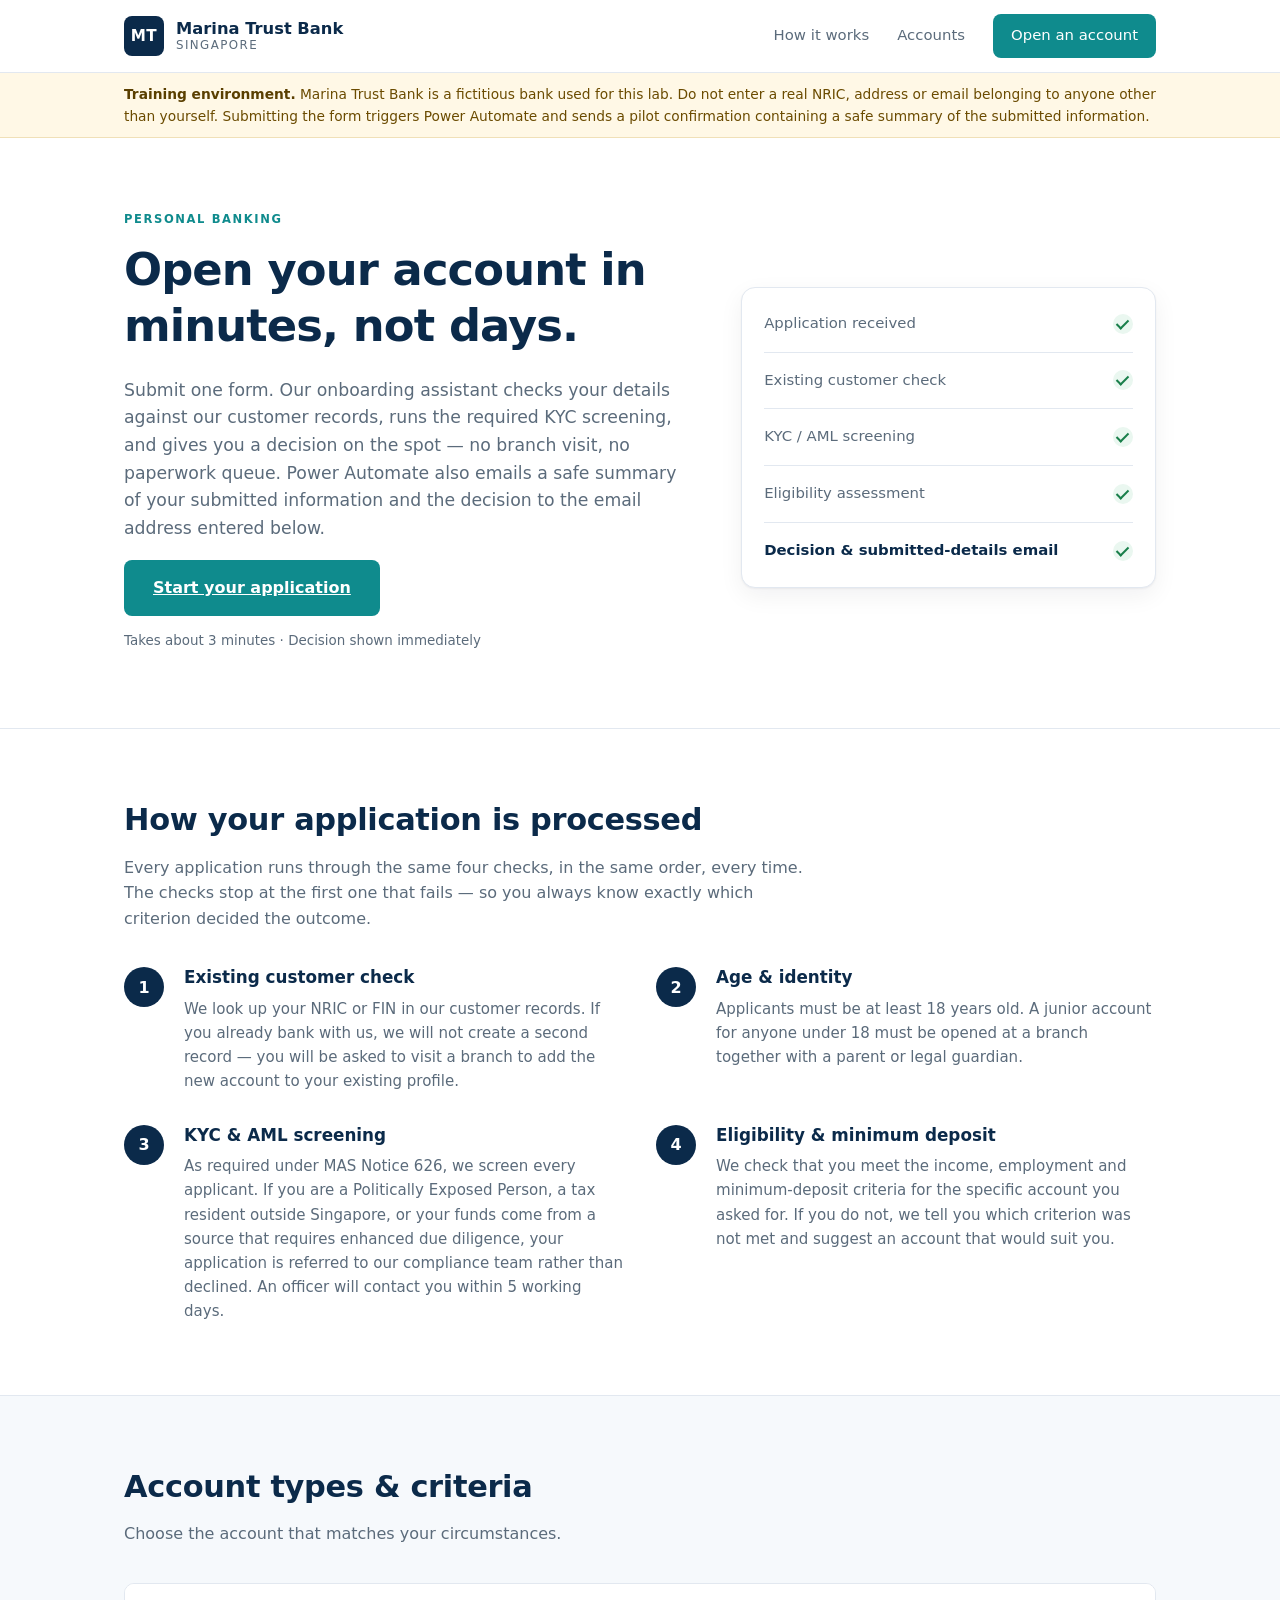
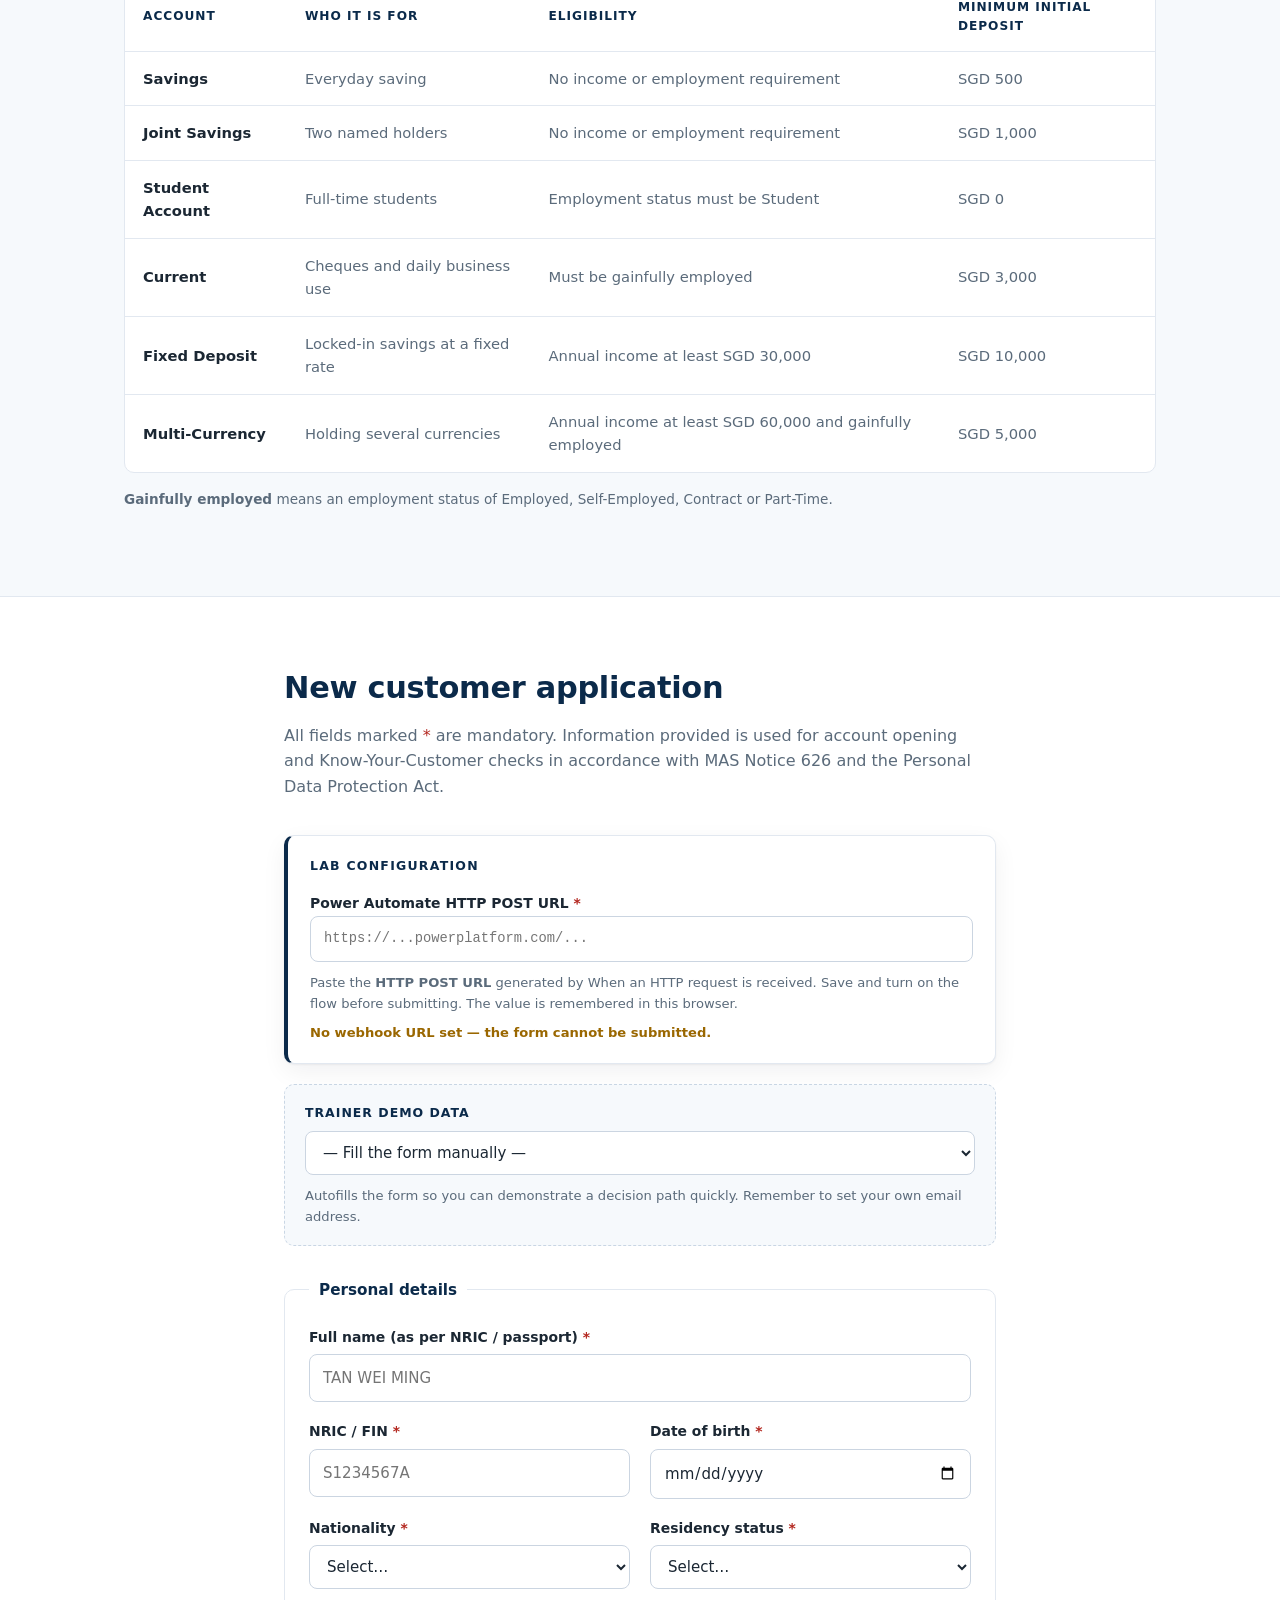
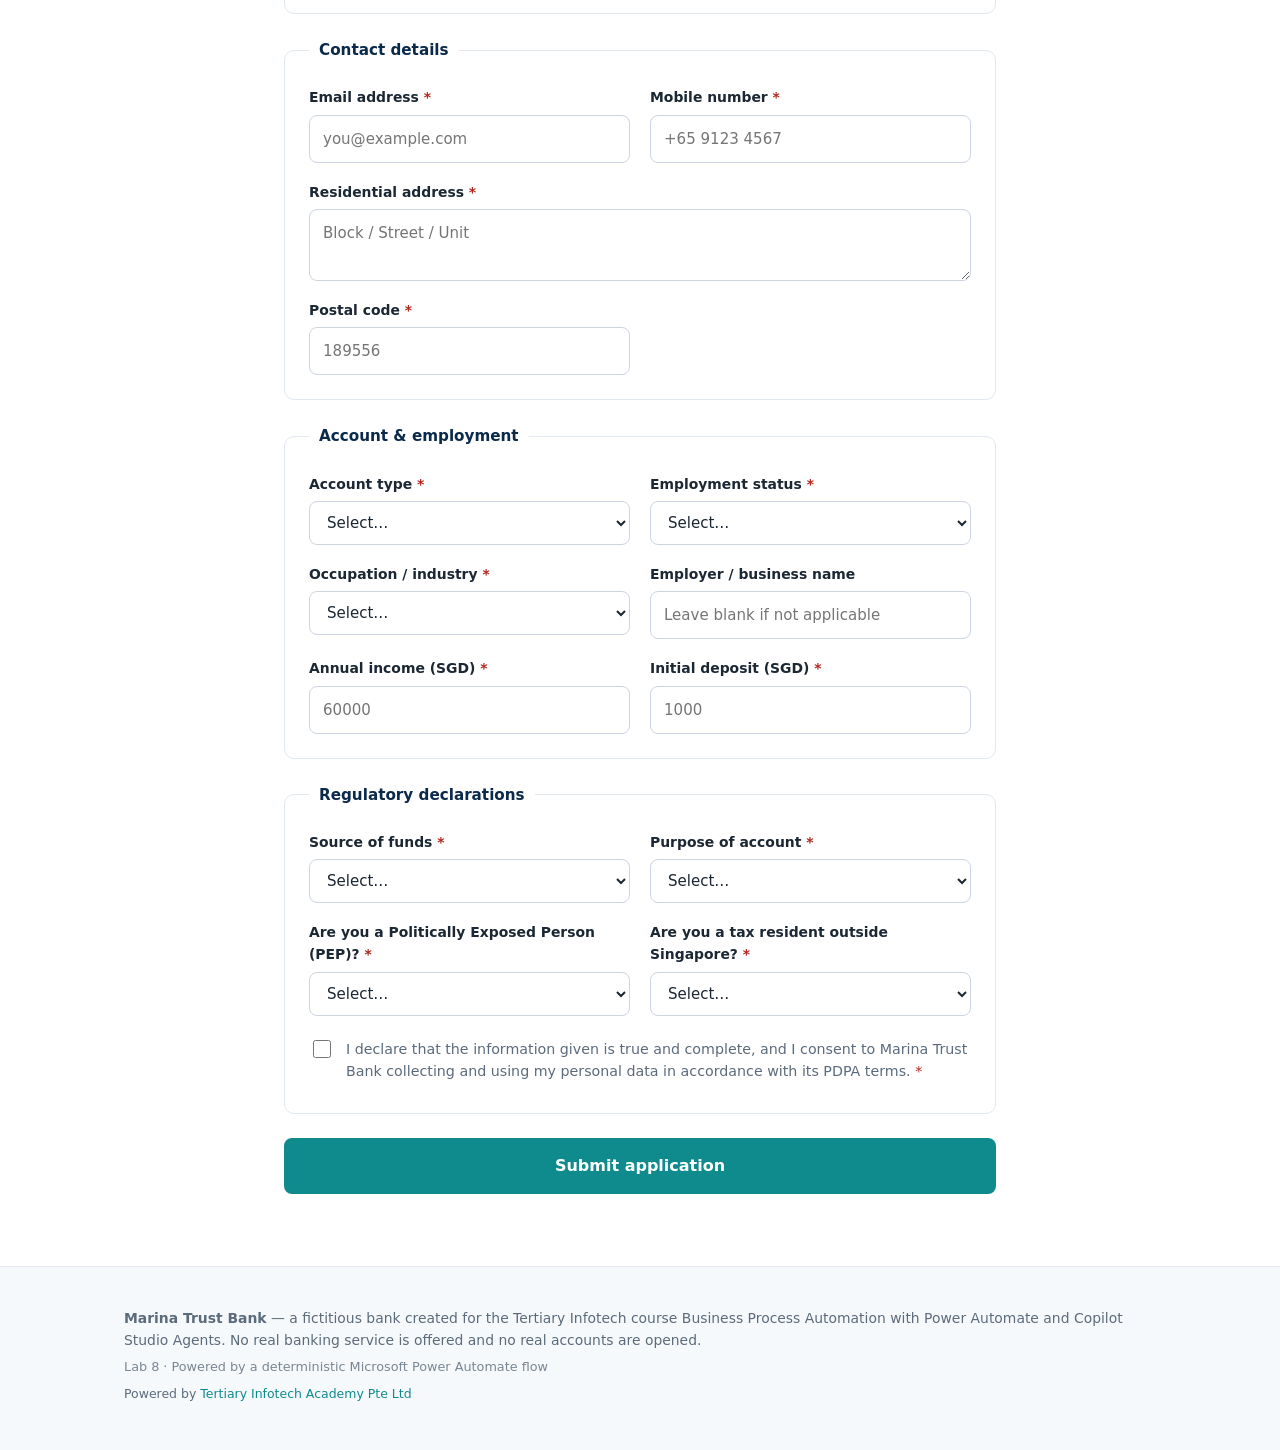
<file: labs/Day 2/Lab 8 - Deploy Agent to Teams and Website/website-version/index.html>
<!DOCTYPE html>
<html lang="en">
<head>
<meta charset="UTF-8">
<meta name="viewport" content="width=device-width, initial-scale=1.0">
<title>Marina Trust Bank — Open an Account</title>
<link rel="icon" href="data:image/svg+xml,%3Csvg xmlns='http://www.w3.org/2000/svg' viewBox='0 0 100 100'%3E%3Ctext y='.9em' font-size='90'%3E%F0%9F%8F%A6%3C/text%3E%3C/svg%3E">
<link rel="stylesheet" href="style.css">
</head>
<body>

<header class="topbar">
  <div class="wrap topbar-inner">
    <a class="brand" href="#">
      <span class="brand-mark">MT</span>
      <span class="brand-text">
        <strong>Marina Trust Bank</strong>
        <em>Singapore</em>
      </span>
    </a>
    <nav class="nav">
      <a href="#process">How it works</a>
      <a href="#accounts">Accounts</a>
      <a href="#apply" class="nav-cta">Open an account</a>
    </nav>
  </div>
</header>

<div class="training-banner">
  <div class="wrap">
    <strong>Training environment.</strong>
    Marina Trust Bank is a fictitious bank used for this lab. Do not enter a real NRIC, address or
    email belonging to anyone other than yourself. Submitting the form triggers Power Automate and
    sends a pilot confirmation containing a safe summary of the submitted information.
  </div>
</div>

<section class="hero">
  <div class="wrap hero-inner">
    <div>
      <p class="eyebrow">Personal Banking</p>
      <h1>Open your account in minutes, not days.</h1>
      <p class="lede">
        Submit one form. Our onboarding assistant checks your details against our customer records,
        runs the required KYC screening, and gives you a decision on the spot — no branch visit,
        no paperwork queue. Power Automate also emails a safe summary of your submitted information
        and the decision to the email address entered below.
      </p>
      <a href="#apply" class="btn btn-primary btn-lg">Start your application</a>
      <p class="hero-note">Takes about 3 minutes · Decision shown immediately</p>
    </div>
    <div class="hero-card" aria-hidden="true">
      <div class="hero-card-row"><span>Application received</span><i class="tick"></i></div>
      <div class="hero-card-row"><span>Existing customer check</span><i class="tick"></i></div>
      <div class="hero-card-row"><span>KYC / AML screening</span><i class="tick"></i></div>
      <div class="hero-card-row"><span>Eligibility assessment</span><i class="tick"></i></div>
      <div class="hero-card-row is-final"><span>Decision &amp; submitted-details email</span><i class="tick"></i></div>
    </div>
  </div>
</section>

<section id="process" class="section">
  <div class="wrap">
    <h2>How your application is processed</h2>
    <p class="section-lede">
      Every application runs through the same four checks, in the same order, every time. The checks
      stop at the first one that fails — so you always know exactly which criterion decided the outcome.
    </p>

    <ol class="steps">
      <li>
        <span class="step-no">1</span>
        <h3>Existing customer check</h3>
        <p>
          We look up your NRIC or FIN in our customer records. If you already bank with us, we will not
          create a second record — you will be asked to visit a branch to add the new account to your
          existing profile.
        </p>
      </li>
      <li>
        <span class="step-no">2</span>
        <h3>Age &amp; identity</h3>
        <p>
          Applicants must be at least 18 years old. A junior account for anyone under 18 must be opened
          at a branch together with a parent or legal guardian.
        </p>
      </li>
      <li>
        <span class="step-no">3</span>
        <h3>KYC &amp; AML screening</h3>
        <p>
          As required under MAS Notice 626, we screen every applicant. If you are a Politically Exposed
          Person, a tax resident outside Singapore, or your funds come from a source that requires
          enhanced due diligence, your application is referred to our compliance team rather than
          declined. An officer will contact you within 5 working days.
        </p>
      </li>
      <li>
        <span class="step-no">4</span>
        <h3>Eligibility &amp; minimum deposit</h3>
        <p>
          We check that you meet the income, employment and minimum-deposit criteria for the specific
          account you asked for. If you do not, we tell you which criterion was not met and suggest an
          account that would suit you.
        </p>
      </li>
    </ol>
  </div>
</section>

<section id="accounts" class="section section-alt">
  <div class="wrap">
    <h2>Account types &amp; criteria</h2>
    <p class="section-lede">Choose the account that matches your circumstances.</p>

    <div class="table-scroll">
      <table class="criteria">
        <thead>
          <tr>
            <th scope="col">Account</th>
            <th scope="col">Who it is for</th>
            <th scope="col">Eligibility</th>
            <th scope="col">Minimum initial deposit</th>
          </tr>
        </thead>
        <tbody>
          <tr>
            <td><strong>Savings</strong></td>
            <td>Everyday saving</td>
            <td>No income or employment requirement</td>
            <td>SGD 500</td>
          </tr>
          <tr>
            <td><strong>Joint Savings</strong></td>
            <td>Two named holders</td>
            <td>No income or employment requirement</td>
            <td>SGD 1,000</td>
          </tr>
          <tr>
            <td><strong>Student Account</strong></td>
            <td>Full-time students</td>
            <td>Employment status must be <em>Student</em></td>
            <td>SGD 0</td>
          </tr>
          <tr>
            <td><strong>Current</strong></td>
            <td>Cheques and daily business use</td>
            <td>Must be gainfully employed</td>
            <td>SGD 3,000</td>
          </tr>
          <tr>
            <td><strong>Fixed Deposit</strong></td>
            <td>Locked-in savings at a fixed rate</td>
            <td>Annual income at least SGD 30,000</td>
            <td>SGD 10,000</td>
          </tr>
          <tr>
            <td><strong>Multi-Currency</strong></td>
            <td>Holding several currencies</td>
            <td>Annual income at least SGD 60,000 <em>and</em> gainfully employed</td>
            <td>SGD 5,000</td>
          </tr>
        </tbody>
      </table>
    </div>
    <p class="footnote">
      <strong>Gainfully employed</strong> means an employment status of Employed, Self-Employed,
      Contract or Part-Time.
    </p>
  </div>
</section>

<section id="apply" class="section">
  <div class="wrap wrap-narrow">
    <h2>New customer application</h2>
    <p class="section-lede">
      All fields marked <span class="req-star">*</span> are mandatory. Information provided is used for
      account opening and Know-Your-Customer checks in accordance with MAS Notice 626 and the Personal
      Data Protection Act.
    </p>

    <div class="config-panel">
      <h4>Lab configuration</h4>
      <label for="webhookUrl">Power Automate HTTP POST URL <span class="req-star">*</span></label>
      <input type="url" id="webhookUrl" placeholder="https://...powerplatform.com/...">
      <p class="config-note">
        Paste the <strong>HTTP POST URL</strong> generated by
        <em>When an HTTP request is received</em>. Save and turn on the flow
        before submitting. The value is remembered in this browser.
      </p>
      <p id="webhookStatus" class="config-status"></p>
    </div>

    <div class="demo-fill">
      <label for="demoCase">Trainer demo data</label>
      <select id="demoCase">
        <option value="">— Fill the form manually —</option>
        <option value="tc1">TC1 · Happy path (expect APPROVED)</option>
        <option value="tc2">TC2 · Existing customer (expect DUPLICATE)</option>
        <option value="tc3">TC3 · Income too low for Fixed Deposit (expect REJECTED)</option>
        <option value="tc4">TC4 · Not employed, wants Current (expect REJECTED)</option>
        <option value="tc5">TC5 · Messy casing &amp; spacing (expect APPROVED)</option>
        <option value="tc6">TC6 · Politically Exposed Person (expect REVIEW)</option>
        <option value="tc7">TC7 · Under 18 (expect REJECTED)</option>
        <option value="tc8">TC8 · Deposit below minimum (expect REJECTED)</option>
        <option value="tc9">TC9 · Foreign tax resident (expect REVIEW)</option>
        <option value="tc10">TC10 · Under 18 and a PEP (expect REJECTED — age fires first)</option>
      </select>
      <p class="demo-note">Autofills the form so you can demonstrate a decision path quickly. Remember to set your own email address.</p>
    </div>

    <form id="onboardingForm" class="form" novalidate>

      <fieldset>
        <legend>Personal details</legend>
        <div class="grid">
          <div class="field field-wide">
            <label for="fullName">Full name (as per NRIC / passport) <span class="req-star">*</span></label>
            <input type="text" id="fullName" name="fullName" placeholder="TAN WEI MING" required>
          </div>
          <div class="field">
            <label for="nric">NRIC / FIN <span class="req-star">*</span></label>
            <input type="text" id="nric" name="nric" placeholder="S1234567A" required>
          </div>
          <div class="field">
            <label for="dateOfBirth">Date of birth <span class="req-star">*</span></label>
            <input type="date" id="dateOfBirth" name="dateOfBirth" required>
          </div>
          <div class="field">
            <label for="nationality">Nationality <span class="req-star">*</span></label>
            <select id="nationality" name="nationality" required>
              <option value="">Select…</option>
              <option>Singaporean</option><option>Malaysian</option><option>Chinese</option>
              <option>Indian</option><option>Indonesian</option><option>Filipino</option>
              <option>Vietnamese</option><option>Thai</option><option>Myanmar</option>
              <option>British</option><option>Australian</option><option>American</option>
              <option>Other</option>
            </select>
          </div>
          <div class="field">
            <label for="residencyStatus">Residency status <span class="req-star">*</span></label>
            <select id="residencyStatus" name="residencyStatus" required>
              <option value="">Select…</option>
              <option>Singapore Citizen</option><option>Permanent Resident</option>
              <option>Employment Pass</option><option>S Pass</option><option>Work Permit</option>
              <option>Student Pass</option><option>Dependant Pass</option>
              <option>Long-Term Visit Pass</option><option>Foreigner (No Pass)</option>
            </select>
          </div>
        </div>
      </fieldset>

      <fieldset>
        <legend>Contact details</legend>
        <div class="grid">
          <div class="field">
            <label for="email">Email address <span class="req-star">*</span></label>
            <input type="email" id="email" name="email" placeholder="you@example.com" required>
          </div>
          <div class="field">
            <label for="mobile">Mobile number <span class="req-star">*</span></label>
            <input type="tel" id="mobile" name="mobile" placeholder="+65 9123 4567" required>
          </div>
          <div class="field field-wide">
            <label for="address">Residential address <span class="req-star">*</span></label>
            <textarea id="address" name="address" rows="2" placeholder="Block / Street / Unit" required></textarea>
          </div>
          <div class="field">
            <label for="postalCode">Postal code <span class="req-star">*</span></label>
            <input type="text" id="postalCode" name="postalCode" placeholder="189556" required>
          </div>
        </div>
      </fieldset>

      <fieldset>
        <legend>Account &amp; employment</legend>
        <div class="grid">
          <div class="field">
            <label for="accountType">Account type <span class="req-star">*</span></label>
            <select id="accountType" name="accountType" required>
              <option value="">Select…</option>
              <option>Savings</option><option>Joint Savings</option><option>Student Account</option>
              <option>Current</option><option>Fixed Deposit</option><option>Multi-Currency</option>
            </select>
          </div>
          <div class="field">
            <label for="employmentStatus">Employment status <span class="req-star">*</span></label>
            <select id="employmentStatus" name="employmentStatus" required>
              <option value="">Select…</option>
              <option>Employed</option><option>Self-Employed</option><option>Contract</option>
              <option>Part-Time</option><option>Student</option><option>National Service</option>
              <option>Homemaker</option><option>Retired</option><option>Unemployed</option>
            </select>
          </div>
          <div class="field">
            <label for="occupation">Occupation / industry <span class="req-star">*</span></label>
            <select id="occupation" name="occupation" required>
              <option value="">Select…</option>
              <option>Accounting &amp; Finance</option><option>Banking &amp; Insurance</option>
              <option>Construction &amp; Real Estate</option><option>Education</option>
              <option>Food &amp; Beverage</option><option>Government &amp; Public Service</option>
              <option>Healthcare</option><option>Information Technology</option><option>Legal</option>
              <option>Logistics &amp; Transport</option><option>Manufacturing</option>
              <option>Professional Services</option><option>Retail &amp; Wholesale</option>
              <option>Student</option><option>Not Applicable</option>
            </select>
          </div>
          <div class="field">
            <label for="employer">Employer / business name</label>
            <input type="text" id="employer" name="employer" placeholder="Leave blank if not applicable">
          </div>
          <div class="field">
            <label for="annualIncome">Annual income (SGD) <span class="req-star">*</span></label>
            <input type="number" id="annualIncome" name="annualIncome" min="0" step="1000" placeholder="60000" required>
          </div>
          <div class="field">
            <label for="initialDeposit">Initial deposit (SGD) <span class="req-star">*</span></label>
            <input type="number" id="initialDeposit" name="initialDeposit" min="0" step="100" placeholder="1000" required>
          </div>
        </div>
      </fieldset>

      <fieldset>
        <legend>Regulatory declarations</legend>
        <div class="grid">
          <div class="field">
            <label for="sourceOfFunds">Source of funds <span class="req-star">*</span></label>
            <select id="sourceOfFunds" name="sourceOfFunds" required>
              <option value="">Select…</option>
              <option>Salary / Employment Income</option><option>Business Income</option>
              <option>Personal Savings</option><option>Investment Returns</option>
              <option>Rental Income</option><option>Gift or Inheritance</option>
              <option>Cryptocurrency Proceeds</option><option>Other</option>
            </select>
          </div>
          <div class="field">
            <label for="purposeOfAccount">Purpose of account <span class="req-star">*</span></label>
            <select id="purposeOfAccount" name="purposeOfAccount" required>
              <option value="">Select…</option>
              <option>Daily Banking</option><option>Salary Crediting</option>
              <option>Savings &amp; Investments</option><option>Business Operations</option>
              <option>Loan Repayment</option><option>Education Expenses</option><option>Other</option>
            </select>
          </div>
          <div class="field">
            <label for="pep">Are you a Politically Exposed Person (PEP)? <span class="req-star">*</span></label>
            <select id="pep" name="pep" required>
              <option value="">Select…</option>
              <option>No</option><option>Yes</option>
            </select>
          </div>
          <div class="field">
            <label for="foreignTaxResident">Are you a tax resident outside Singapore? <span class="req-star">*</span></label>
            <select id="foreignTaxResident" name="foreignTaxResident" required>
              <option value="">Select…</option>
              <option>No</option><option>Yes</option>
            </select>
          </div>
        </div>

        <label class="check">
          <input type="checkbox" id="declaration" name="declaration" required>
          <span>
            I declare that the information given is true and complete, and I consent to Marina Trust Bank
            collecting and using my personal data in accordance with its PDPA terms. <span class="req-star">*</span>
          </span>
        </label>
      </fieldset>

      <div id="formError" class="form-error" role="alert" hidden></div>

      <button type="submit" id="submitBtn" class="btn btn-primary btn-lg btn-block">
        <span class="btn-label">Submit application</span>
        <span class="spinner" hidden></span>
      </button>
    </form>

    <!-- Decision panel, revealed once the webhook responds -->
    <div id="result" class="result" hidden aria-live="polite">
      <div class="result-icon" id="resultIcon"></div>
      <h3 id="resultTitle"></h3>
      <p id="resultReason"></p>
      <ul class="result-flags" id="resultFlags" hidden></ul>
      <dl class="result-meta">
        <dt>Reference</dt><dd id="resultRef">—</dd>
        <dt>Confirmation email</dt><dd id="resultEmail">—</dd>
      </dl>
      <button type="button" id="againBtn" class="btn btn-ghost">Submit another application</button>
    </div>
  </div>
</section>

<footer class="footer">
  <div class="wrap">
    <p><strong>Marina Trust Bank</strong> — a fictitious bank created for the Tertiary Infotech course
      <em>Business Process Automation with Power Automate and Copilot Studio Agents</em>. No real banking service is offered and no real
      accounts are opened.</p>
    <p class="footer-small">Lab 8 · Powered by a deterministic Microsoft Power Automate flow</p>
    <p class="powered-by">Powered by <a href="https://www.tertiaryinfotech.com/" target="_blank" rel="noopener">Tertiary Infotech Academy Pte Ltd</a></p>
  </div>
</footer>

<script src="script.js"></script>
</body>
</html>
</file>
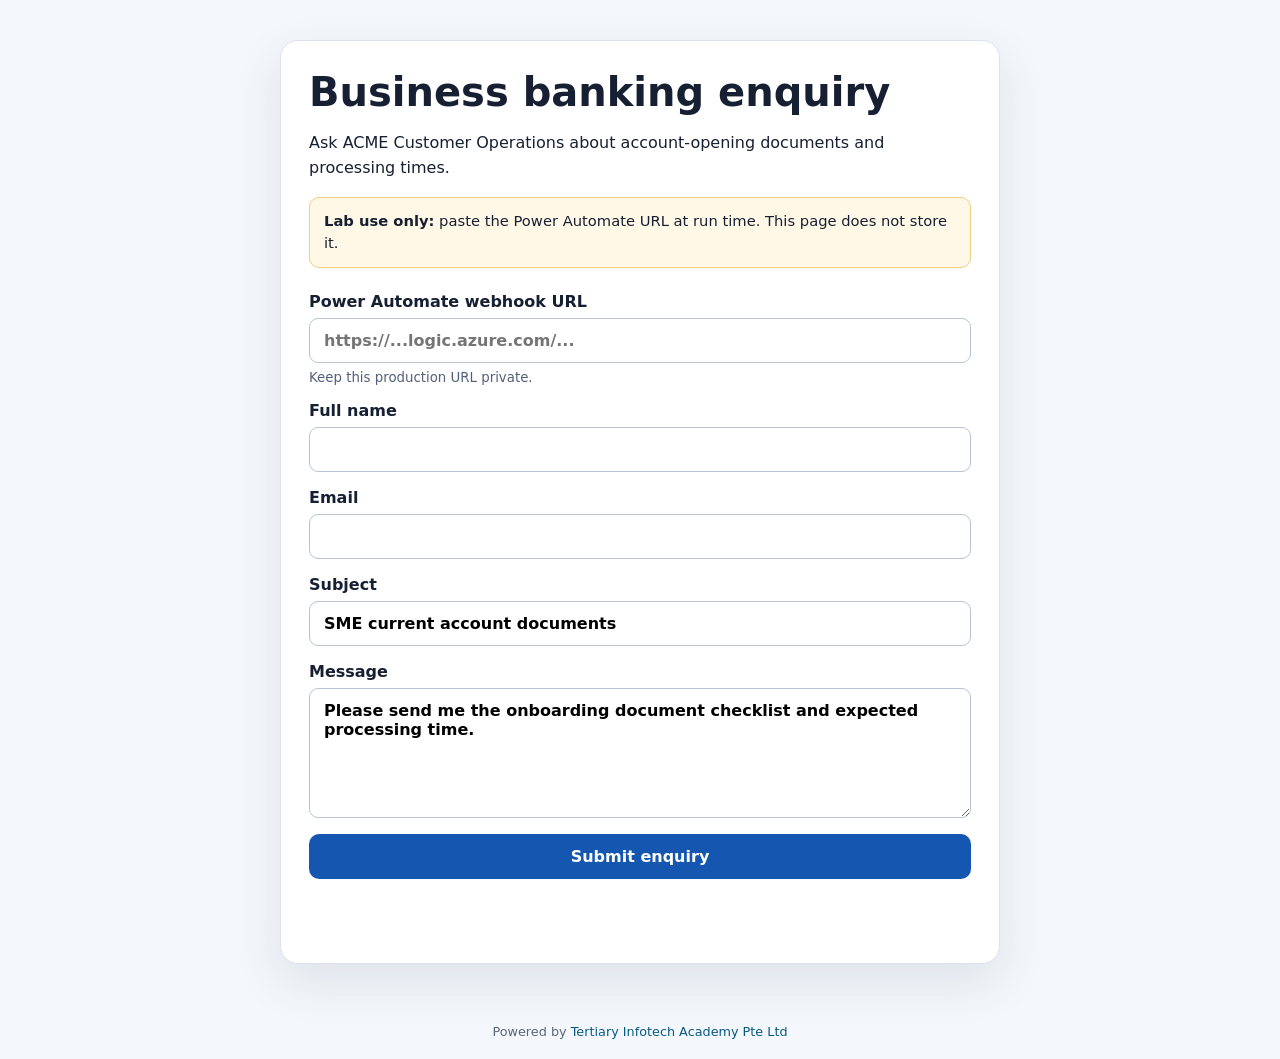
<file: labs/Day 1/Lab 6A - External Enquiry Webhook/assets/enquiry-form.html>
<!doctype html>
<html lang="en">
<head>
  <meta charset="utf-8">
  <meta name="viewport" content="width=device-width, initial-scale=1">
  <title>ACME Business Banking Enquiry</title>
  <style>
    :root { color-scheme: light; font-family: Inter, system-ui, sans-serif; }
    * { box-sizing: border-box; }
    body { margin: 0; background: #f4f7fb; color: #172033; }
    main { width: min(720px, calc(100% - 32px)); margin: 40px auto; }
    .card { background: #fff; border: 1px solid #dce3ee; border-radius: 18px; padding: 28px; box-shadow: 0 18px 50px rgba(31, 48, 80, .1); }
    h1 { margin: 0 0 8px; font-size: clamp(1.8rem, 5vw, 2.5rem); }
    p { line-height: 1.55; }
    .notice { padding: 12px 14px; background: #fff8e7; border: 1px solid #f1d083; border-radius: 10px; font-size: .92rem; }
    form { display: grid; gap: 16px; margin-top: 24px; }
    label { display: grid; gap: 7px; font-weight: 650; }
    input, textarea { width: 100%; padding: 12px 14px; border: 1px solid #b8c4d6; border-radius: 9px; font: inherit; }
    input:focus, textarea:focus { outline: 3px solid #d7e6ff; border-color: #2563eb; }
    textarea { min-height: 130px; resize: vertical; }
    button { padding: 13px 18px; border: 0; border-radius: 10px; background: #1557b0; color: #fff; font: inherit; font-weight: 750; cursor: pointer; }
    button:disabled { opacity: .6; cursor: wait; }
    #status { min-height: 24px; margin-top: 16px; font-weight: 650; }
    .ok { color: #087443; }
    .error { color: #b42318; }
    small { color: #526078; font-weight: 400; }
    .powered-footer { padding: 20px; text-align: center; color: #5c667a; font-size: .8rem; }
    .powered-footer a { color: #075985; text-decoration: none; }
    .powered-footer a:hover { text-decoration: underline; }
  </style>
</head>
<body>
  <main>
    <section class="card">
      <h1>Business banking enquiry</h1>
      <p>Ask ACME Customer Operations about account-opening documents and processing times.</p>
      <p class="notice"><strong>Lab use only:</strong> paste the Power Automate URL at run time. This page does not store it.</p>
      <form id="enquiry-form">
        <label>
          Power Automate webhook URL
          <input id="endpoint" type="url" required placeholder="https://...logic.azure.com/...">
          <small>Keep this production URL private.</small>
        </label>
        <label>
          Full name
          <input id="name" autocomplete="name" required>
        </label>
        <label>
          Email
          <input id="email" type="email" autocomplete="email" required>
        </label>
        <label>
          Subject
          <input id="subject" required value="SME current account documents">
        </label>
        <label>
          Message
          <textarea id="message" required>Please send me the onboarding document checklist and expected processing time.</textarea>
        </label>
        <button id="submit-button" type="submit">Submit enquiry</button>
      </form>
      <p id="status" role="status" aria-live="polite"></p>
    </section>
  </main>
  <footer class="powered-footer">
    Powered by <a href="https://www.tertiaryinfotech.com/" target="_blank" rel="noopener">Tertiary Infotech Academy Pte Ltd</a>
  </footer>
  <script>
    const form = document.querySelector("#enquiry-form");
    const button = document.querySelector("#submit-button");
    const status = document.querySelector("#status");

    form.addEventListener("submit", async (event) => {
      event.preventDefault();
      button.disabled = true;
      status.className = "";
      status.textContent = "Sending...";

      const endpoint = document.querySelector("#endpoint").value.trim();
      const payload = {
        name: document.querySelector("#name").value.trim(),
        email: document.querySelector("#email").value.trim(),
        subject: document.querySelector("#subject").value.trim(),
        message: document.querySelector("#message").value.trim()
      };

      try {
        const response = await fetch(endpoint, {
          method: "POST",
          headers: { "Content-Type": "text/plain;charset=UTF-8" },
          body: JSON.stringify(payload)
        });
        const body = await response.json().catch(() => ({}));
        if (!response.ok) throw new Error(body.message || `Request failed (${response.status})`);
        status.className = "ok";
        status.textContent = body.message || "Your enquiry was submitted.";
        form.reset();
      } catch (error) {
        status.className = "error";
        status.textContent = `${error.message}. Check the URL, flow run history, authentication, and CORS settings.`;
      } finally {
        button.disabled = false;
      }
    });
  </script>
</body>
</html>
</file>
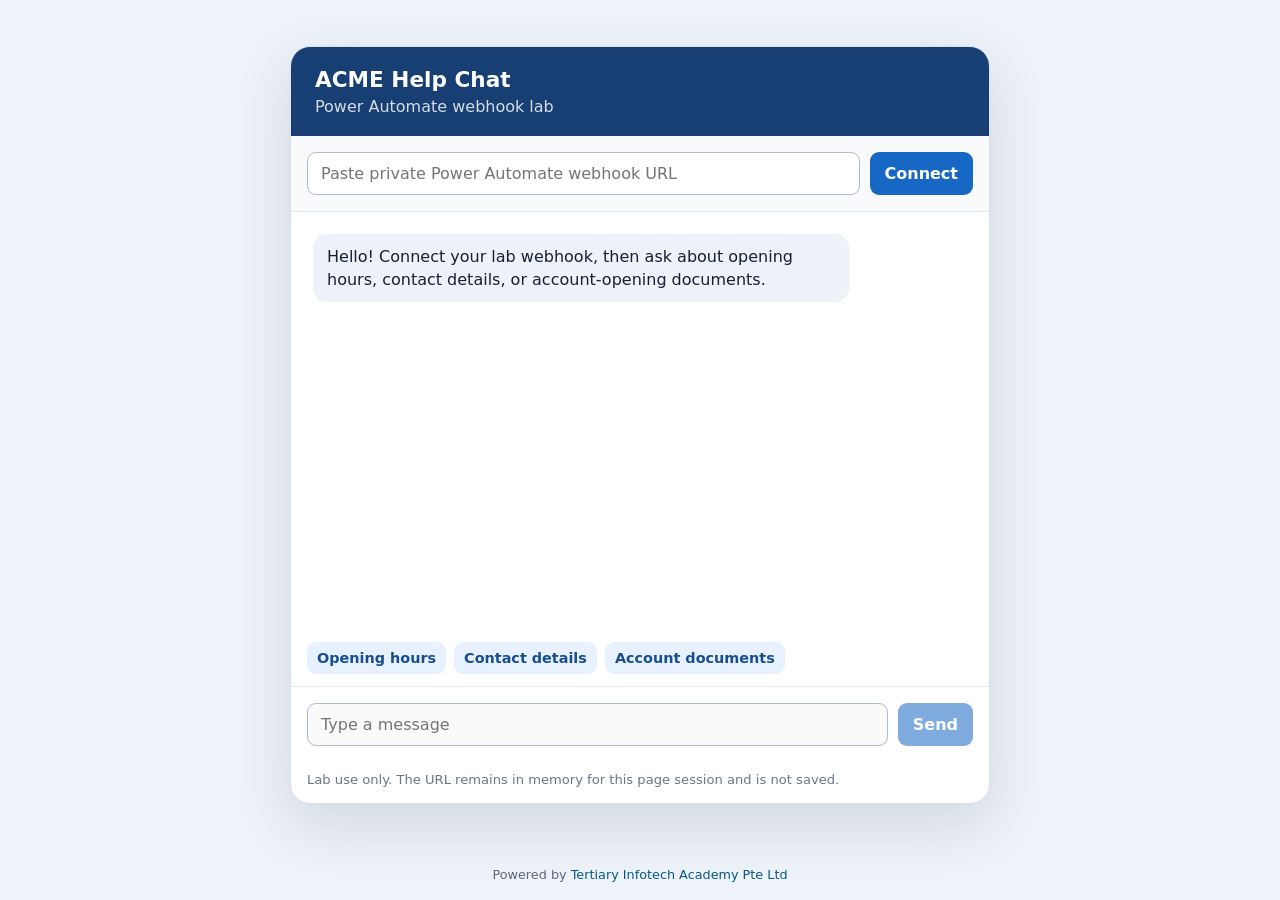
<file: labs/Day 1/Lab 6B - Webhook Chatbot/assets/webhook-chatbot.html>
<!doctype html>
<html lang="en">
<head>
  <meta charset="utf-8">
  <meta name="viewport" content="width=device-width, initial-scale=1">
  <title>ACME Help Chat</title>
  <style>
    :root { color-scheme: light; font-family: Inter, system-ui, sans-serif; }
    * { box-sizing: border-box; }
    body { margin: 0; min-height: 100vh; display: grid; grid-template-rows: 1fr auto; place-items: center; background: #eef3f9; color: #172033; }
    main { width: min(700px, calc(100% - 24px)); margin: 24px auto; }
    .chat { overflow: hidden; background: #fff; border: 1px solid #d8e0ec; border-radius: 20px; box-shadow: 0 20px 60px rgba(26, 44, 75, .14); }
    header { padding: 20px 24px; background: #173f73; color: #fff; }
    header h1 { margin: 0; font-size: 1.35rem; }
    header p { margin: 5px 0 0; opacity: .82; }
    .setup { display: flex; gap: 10px; padding: 16px; border-bottom: 1px solid #e2e8f0; background: #f8fafc; }
    input, button { font: inherit; }
    input { min-width: 0; flex: 1; padding: 11px 13px; border: 1px solid #aebbd0; border-radius: 9px; }
    button { padding: 11px 15px; border: 0; border-radius: 9px; background: #1768c4; color: #fff; font-weight: 750; cursor: pointer; }
    button:disabled { opacity: .55; cursor: not-allowed; }
    #messages { height: 430px; overflow-y: auto; padding: 22px; display: flex; flex-direction: column; gap: 12px; }
    .message { width: fit-content; max-width: 82%; padding: 11px 14px; border-radius: 14px; line-height: 1.45; white-space: pre-wrap; }
    .bot { align-self: flex-start; background: #edf2f8; }
    .user { align-self: flex-end; background: #1768c4; color: #fff; }
    .error { align-self: flex-start; background: #fee4e2; color: #b42318; }
    .quick { padding: 0 16px 12px; display: flex; flex-wrap: wrap; gap: 8px; }
    .quick button { padding: 8px 10px; background: #e8f1ff; color: #174e91; font-size: .9rem; }
    form { display: flex; gap: 10px; padding: 16px; border-top: 1px solid #e2e8f0; }
    .hint { margin: 10px 16px 16px; color: #68758a; font-size: .82rem; }
    .powered-footer { width: 100%; padding: 18px; text-align: center; color: #5c667a; font-size: .8rem; }
    .powered-footer a { color: #075985; text-decoration: none; }
    .powered-footer a:hover { text-decoration: underline; }
    @media (max-width: 560px) { .setup, form { flex-direction: column; } #messages { height: 55vh; } }
  </style>
</head>
<body>
  <main>
    <section class="chat">
      <header>
        <h1>ACME Help Chat</h1>
        <p>Power Automate webhook lab</p>
      </header>
      <div class="setup">
        <input id="endpoint" type="url" aria-label="Power Automate webhook URL" placeholder="Paste private Power Automate webhook URL">
        <button id="connect" type="button">Connect</button>
      </div>
      <div id="messages" role="log" aria-live="polite">
        <div class="message bot">Hello! Connect your lab webhook, then ask about opening hours, contact details, or account-opening documents.</div>
      </div>
      <div class="quick">
        <button type="button" data-message="opening hours">Opening hours</button>
        <button type="button" data-message="contact details">Contact details</button>
        <button type="button" data-message="documents">Account documents</button>
      </div>
      <form id="chat-form">
        <input id="message" autocomplete="off" aria-label="Chat message" placeholder="Type a message" disabled>
        <button id="send" type="submit" disabled>Send</button>
      </form>
      <p class="hint">Lab use only. The URL remains in memory for this page session and is not saved.</p>
    </section>
  </main>
  <footer class="powered-footer">
    Powered by <a href="https://www.tertiaryinfotech.com/" target="_blank" rel="noopener">Tertiary Infotech Academy Pte Ltd</a>
  </footer>
  <script>
    const endpointInput = document.querySelector("#endpoint");
    const connectButton = document.querySelector("#connect");
    const form = document.querySelector("#chat-form");
    const messageInput = document.querySelector("#message");
    const sendButton = document.querySelector("#send");
    const messages = document.querySelector("#messages");
    const quickButtons = [...document.querySelectorAll("[data-message]")];
    const sessionId = `web-${crypto.randomUUID ? crypto.randomUUID() : Date.now()}`;
    let endpoint = "";

    function addMessage(text, role) {
      const item = document.createElement("div");
      item.className = `message ${role}`;
      item.textContent = text;
      messages.appendChild(item);
      messages.scrollTop = messages.scrollHeight;
    }

    connectButton.addEventListener("click", () => {
      endpoint = endpointInput.value.trim();
      if (!endpoint) {
        addMessage("Paste a valid Power Automate URL first.", "error");
        return;
      }
      messageInput.disabled = false;
      sendButton.disabled = false;
      messageInput.focus();
      addMessage("Connected for this page session.", "bot");
    });

    async function sendMessage(message) {
      if (!endpoint) {
        addMessage("Connect the webhook before sending a message.", "error");
        return;
      }
      addMessage(message, "user");
      sendButton.disabled = true;
      messageInput.disabled = true;

      try {
        const response = await fetch(endpoint, {
          method: "POST",
          headers: { "Content-Type": "text/plain;charset=UTF-8" },
          body: JSON.stringify({ sessionId, message })
        });
        const body = await response.json().catch(() => ({}));
        if (!response.ok) throw new Error(body.message || `Request failed (${response.status})`);
        addMessage(body.reply || "The flow returned no reply.", "bot");
      } catch (error) {
        addMessage(`${error.message}. Check the flow run history, authentication, and CORS settings.`, "error");
      } finally {
        sendButton.disabled = false;
        messageInput.disabled = false;
        messageInput.focus();
      }
    }

    form.addEventListener("submit", (event) => {
      event.preventDefault();
      const message = messageInput.value.trim();
      if (!message) return;
      messageInput.value = "";
      sendMessage(message);
    });

    quickButtons.forEach((button) => {
      button.addEventListener("click", () => sendMessage(button.dataset.message));
    });
  </script>
</body>
</html>
</file>
<file: labs/Day 2/Lab 8 - Deploy Agent to Teams and Website/website-version/style.css>
:root {
  --navy: #0b2a4a;
  --navy-700: #143d68;
  --teal: #0f8b8d;
  --teal-dark: #0b6f71;
  --ink: #1b2733;
  --muted: #5b6b7b;
  --line: #e2e8f0;
  --bg-alt: #f6f9fc;
  --green: #1a7f4b;
  --green-bg: #eaf7f0;
  --red: #b3261e;
  --red-bg: #fdeceb;
  --amber: #9a6700;
  --amber-bg: #fff8e6;
  --blue: #175cd3;
  --blue-bg: #eef4ff;
  --radius: 10px;
  --shadow: 0 1px 2px rgba(16, 24, 40, .05), 0 8px 24px rgba(16, 24, 40, .06);
}

* { box-sizing: border-box; }

body {
  margin: 0;
  background: #fff;
  color: var(--ink);
  font: 16px/1.6 "Inter", "Segoe UI", system-ui, -apple-system, sans-serif;
  -webkit-font-smoothing: antialiased;
}

h1, h2, h3 { line-height: 1.25; color: var(--navy); margin: 0 0 .5em; }
h1 { font-size: clamp(1.9rem, 4vw, 2.8rem); letter-spacing: -.02em; }
h2 { font-size: clamp(1.4rem, 2.5vw, 1.9rem); letter-spacing: -.01em; }
h3 { font-size: 1.05rem; }
p { margin: 0 0 1em; }
em { font-style: normal; color: var(--muted); }

.wrap { max-width: 1080px; margin: 0 auto; padding: 0 24px; }
.wrap-narrow { max-width: 760px; }

/* ---------- Top bar ---------- */
.topbar { border-bottom: 1px solid var(--line); background: #fff; position: sticky; top: 0; z-index: 20; }
.topbar-inner { display: flex; align-items: center; justify-content: space-between; height: 72px; }

.brand { display: flex; align-items: center; gap: 12px; min-height: 44px; text-decoration: none; }
.brand-mark {
  width: 40px; height: 40px; border-radius: 8px;
  background: var(--navy); color: #fff;
  display: grid; place-items: center;
  font-weight: 700; letter-spacing: .04em; font-size: .95rem;
}
.brand-text { display: flex; flex-direction: column; line-height: 1.15; }
.brand-text strong { color: var(--navy); font-size: 1.02rem; }
.brand-text em { color: var(--muted); font-size: .74rem; letter-spacing: .12em; text-transform: uppercase; }

.nav { display: flex; align-items: center; gap: 28px; }
.nav a { color: var(--muted); text-decoration: none; font-size: .93rem; font-weight: 500; }
.nav a:hover { color: var(--navy); }
.nav-cta {
  background: var(--teal); color: #fff !important;
  display: inline-flex; align-items: center; min-height: 44px;
  padding: 10px 18px; border-radius: 8px;
}
.nav-cta:hover { background: var(--teal-dark); }

/* ---------- Training banner ---------- */
.training-banner {
  background: var(--amber-bg);
  border-bottom: 1px solid #f0e0b8;
  color: #6b4b00;
  font-size: .86rem;
  padding: 10px 0;
}
.training-banner strong { color: #5a3f00; }

/* ---------- Hero ---------- */
.hero { padding: 72px 0 64px; border-bottom: 1px solid var(--line); }
.hero-inner { display: grid; grid-template-columns: 1.15fr .85fr; gap: 56px; align-items: center; }

.eyebrow {
  text-transform: uppercase; letter-spacing: .14em;
  font-size: .72rem; font-weight: 700; color: var(--teal); margin-bottom: 14px;
}
.lede { font-size: 1.08rem; color: var(--muted); max-width: 52ch; }
.hero-note { font-size: .84rem; color: var(--muted); margin-top: 14px; }

.hero-card {
  border: 1px solid var(--line); border-radius: 14px;
  padding: 8px 22px; background: #fff; box-shadow: var(--shadow);
}
.hero-card-row {
  display: flex; align-items: center; justify-content: space-between;
  padding: 16px 0; border-bottom: 1px solid var(--line);
  font-size: .93rem; color: var(--muted);
}
.hero-card-row.is-final { border-bottom: 0; color: var(--navy); font-weight: 600; }
.tick {
  width: 20px; height: 20px; border-radius: 50%;
  background: var(--green-bg); position: relative; flex: none;
}
.tick::after {
  content: ""; position: absolute; left: 6px; top: 3px;
  width: 5px; height: 10px; border: solid var(--green);
  border-width: 0 2px 2px 0; transform: rotate(45deg);
}

/* ---------- Sections ---------- */
.section { padding: 72px 0; }
.section-alt { background: var(--bg-alt); border-top: 1px solid var(--line); border-bottom: 1px solid var(--line); }
.section-lede { color: var(--muted); max-width: 68ch; margin-bottom: 36px; }

.steps { list-style: none; padding: 0; margin: 0; display: grid; grid-template-columns: repeat(2, 1fr); gap: 32px; }
.steps li { position: relative; padding-left: 60px; }
.step-no {
  position: absolute; left: 0; top: 0;
  width: 40px; height: 40px; border-radius: 50%;
  background: var(--navy); color: #fff;
  display: grid; place-items: center; font-weight: 700;
}
.steps p { color: var(--muted); font-size: .94rem; margin: 0; }

/* ---------- Criteria table ---------- */
.table-scroll { overflow-x: auto; border: 1px solid var(--line); border-radius: var(--radius); background: #fff; }
.criteria { width: 100%; border-collapse: collapse; min-width: 720px; font-size: .92rem; }
.criteria th {
  text-align: left; padding: 14px 18px; background: #fff;
  color: var(--navy); font-size: .76rem; letter-spacing: .08em; text-transform: uppercase;
  border-bottom: 1px solid var(--line);
}
.criteria td { padding: 15px 18px; border-bottom: 1px solid var(--line); color: var(--muted); }
.criteria tbody tr:last-child td { border-bottom: 0; }
.criteria td strong { color: var(--ink); }
.footnote { font-size: .85rem; color: var(--muted); margin-top: 16px; }

/* ---------- Lab configuration ---------- */
.config-panel {
  border: 1px solid var(--line); border-left: 4px solid var(--navy);
  border-radius: var(--radius); background: #fff;
  padding: 20px 22px; margin-bottom: 20px; box-shadow: var(--shadow);
}
.config-panel h4 {
  margin: 0 0 14px; color: var(--navy);
  font-size: .78rem; letter-spacing: .1em; text-transform: uppercase;
}
.config-panel input { font-family: "SF Mono", "JetBrains Mono", ui-monospace, monospace; font-size: .86rem; }
.config-note { font-size: .82rem; color: var(--muted); margin: 10px 0 0; }
.config-status { font-size: .82rem; font-weight: 600; margin: 8px 0 0; }
.config-status.is-ok { color: var(--green); }
.config-status.is-warn { color: var(--amber); }

/* ---------- Demo autofill ---------- */
.demo-fill {
  border: 1px dashed #c9d6e4; border-radius: var(--radius);
  background: var(--bg-alt); padding: 18px 20px; margin-bottom: 32px;
}
.demo-fill label { display: block; font-size: .78rem; font-weight: 700; color: var(--navy); text-transform: uppercase; letter-spacing: .08em; margin-bottom: 8px; }
.demo-fill select { width: 100%; }
.demo-note { font-size: .82rem; color: var(--muted); margin: 10px 0 0; }

/* ---------- Form ---------- */
.form fieldset { border: 1px solid var(--line); border-radius: var(--radius); padding: 24px; margin: 0 0 24px; }
.form legend { padding: 0 10px; font-weight: 700; color: var(--navy); font-size: .95rem; }

.grid { display: grid; grid-template-columns: 1fr 1fr; gap: 18px 20px; }
.field { display: flex; flex-direction: column; }
.field-wide { grid-column: 1 / -1; }

label { font-size: .87rem; font-weight: 600; color: var(--ink); margin-bottom: 6px; }
.req-star { color: var(--red); }

input, select, textarea {
  font: inherit; font-size: .94rem; color: var(--ink);
  padding: 11px 13px; border: 1px solid #cbd5e1; border-radius: 8px;
  background: #fff; width: 100%; transition: border-color .15s, box-shadow .15s;
}
textarea { resize: vertical; }
input:focus, select:focus, textarea:focus {
  outline: none; border-color: var(--teal);
  box-shadow: 0 0 0 3px rgba(15, 139, 141, .15);
}
input.invalid, select.invalid, textarea.invalid { border-color: var(--red); background: #fffafa; }

.check { display: flex; gap: 12px; align-items: flex-start; margin-top: 22px; font-weight: 400; font-size: .89rem; color: var(--muted); }
.check input { width: 18px; height: 18px; flex: none; margin-top: 2px; accent-color: var(--teal); }

.form-error {
  background: var(--red-bg); border: 1px solid #f3c2bf; color: var(--red);
  padding: 13px 16px; border-radius: 8px; font-size: .89rem; margin-bottom: 18px;
}

/* ---------- Buttons ---------- */
.btn {
  display: inline-flex; align-items: center; justify-content: center; gap: 10px;
  font: inherit; font-weight: 600; cursor: pointer;
  border: 1px solid transparent; border-radius: 8px; padding: 12px 22px;
  transition: background .15s, opacity .15s;
}
.btn-primary { background: var(--teal); color: #fff; }
.btn-primary:hover { background: var(--teal-dark); }
.btn-primary:disabled { opacity: .6; cursor: not-allowed; }
.btn-ghost { background: #fff; border-color: #cbd5e1; color: var(--navy); }
.btn-ghost:hover { background: var(--bg-alt); }
.btn-lg { padding: 14px 28px; font-size: 1rem; }
.btn-block { width: 100%; }
.btn:focus-visible { outline: 3px solid rgba(15, 139, 141, .35); outline-offset: 2px; }

.spinner {
  width: 17px; height: 17px; border-radius: 50%;
  border: 2px solid rgba(255, 255, 255, .45); border-top-color: #fff;
  animation: spin .7s linear infinite;
}
@keyframes spin { to { transform: rotate(360deg); } }

/* ---------- Result ---------- */
.result {
  border: 1px solid var(--line); border-left: 5px solid var(--muted);
  border-radius: var(--radius); background: #fff;
  padding: 32px; box-shadow: var(--shadow); text-align: left;
}
.result h3 { font-size: 1.35rem; margin-bottom: 10px; }
.result > p { color: var(--muted); }

.result-icon { width: 48px; height: 48px; border-radius: 50%; margin-bottom: 18px; display: grid; place-items: center; font-size: 1.4rem; font-weight: 700; }

.result.is-approved { border-left-color: var(--green); }
.result.is-approved .result-icon { background: var(--green-bg); color: var(--green); }
.result.is-approved h3 { color: var(--green); }

.result.is-rejected { border-left-color: var(--red); }
.result.is-rejected .result-icon { background: var(--red-bg); color: var(--red); }
.result.is-rejected h3 { color: var(--red); }

.result.is-duplicate { border-left-color: var(--amber); }
.result.is-duplicate .result-icon { background: var(--amber-bg); color: var(--amber); }
.result.is-duplicate h3 { color: var(--amber); }

.result.is-review { border-left-color: var(--blue); }
.result.is-review .result-icon { background: var(--blue-bg); color: var(--blue); }
.result.is-review h3 { color: var(--blue); }

.result-flags { list-style: none; padding: 0; margin: 0 0 20px; display: flex; flex-wrap: wrap; gap: 8px; }
.result-flags li {
  background: var(--blue-bg); color: var(--blue);
  border: 1px solid #c7d7fe; border-radius: 999px;
  padding: 4px 12px; font-size: .76rem; font-weight: 700; letter-spacing: .04em;
}

.result-meta {
  display: grid; grid-template-columns: auto 1fr; gap: 8px 20px;
  border-top: 1px solid var(--line); padding-top: 20px; margin: 20px 0 24px;
  font-size: .88rem;
}
.result-meta dt { color: var(--muted); }
.result-meta dd { margin: 0; font-weight: 600; font-family: "SF Mono", "JetBrains Mono", ui-monospace, monospace; }

/* ---------- Footer ---------- */
.footer { border-top: 1px solid var(--line); padding: 40px 0; color: var(--muted); font-size: .87rem; background: var(--bg-alt); }
.footer p { margin: 0 0 6px; }
.footer-small { font-size: .8rem; opacity: .8; }

/* ---------- Responsive ---------- */
@media (max-width: 860px) {
  .hero-inner { grid-template-columns: 1fr; gap: 40px; }
  .steps { grid-template-columns: 1fr; }
  .nav a:not(.nav-cta) { display: none; }
}
@media (max-width: 640px) {
  .grid { grid-template-columns: 1fr; }
  .hero { padding: 48px 0; }
  .section { padding: 48px 0; }
  .result { padding: 24px; }
  input, select, textarea { min-height: 44px; font-size: 1rem; }
  .config-panel input { font-size: 1rem; }
}

.powered-by { font-size: .78rem; margin-top: 10px; }
.powered-by a { color: var(--teal); text-decoration: none; }
.powered-by a:hover { text-decoration: underline; }
</file>
